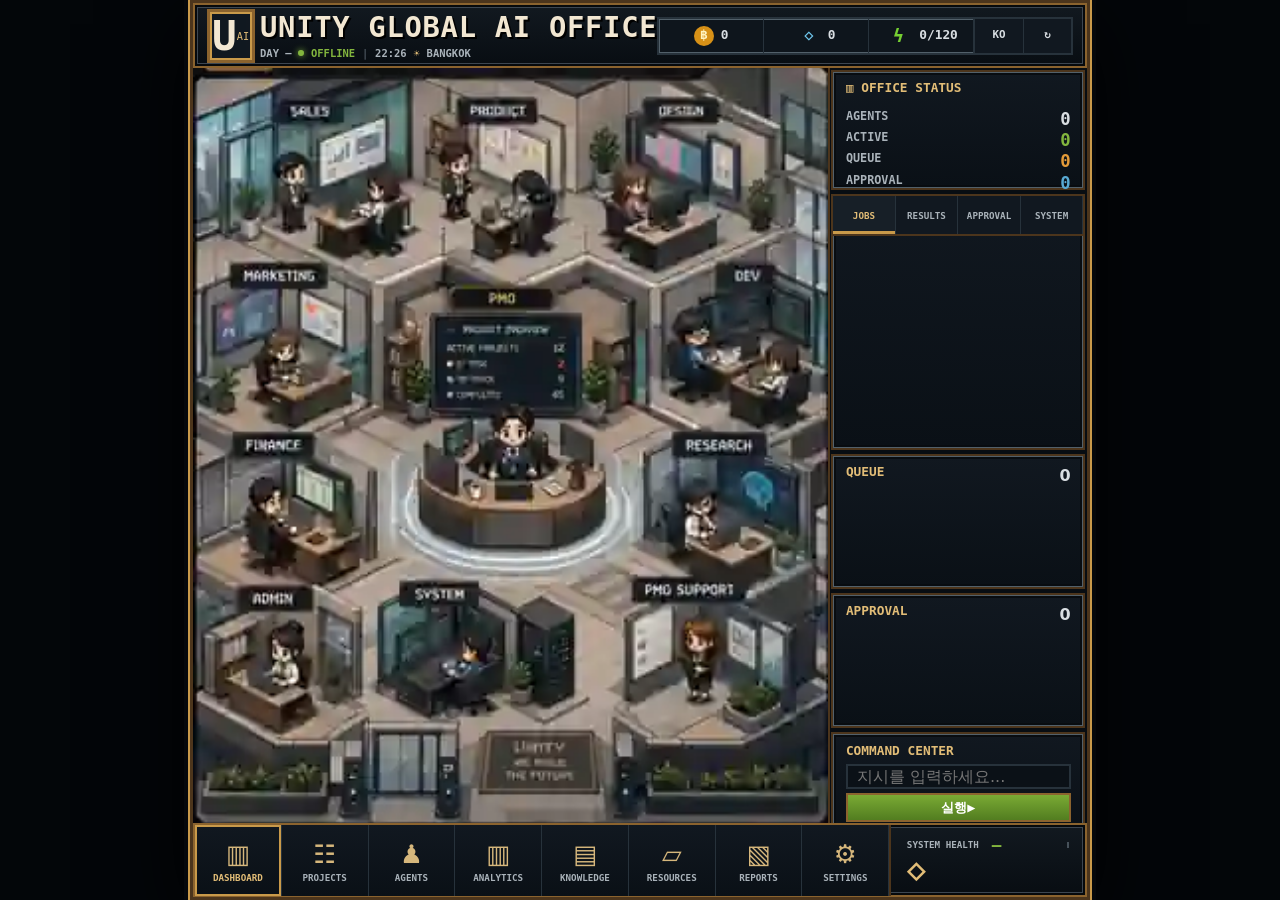
<file: unity-ai-office-v2/index.html>
<!doctype html>
<html lang="ko">
<head>
  <meta charset="utf-8">
  <meta name="viewport" content="width=device-width,initial-scale=1,viewport-fit=cover">
  <title>Unity Global AI Office</title>
  <meta name="description" content="Unity Global AI Office operations dashboard">
  <link rel="stylesheet" href="./styles.css">
</head>
<body>
  <main id="appShell" class="app-shell" aria-label="Unity Global AI Office">
    <header class="top-header frame-panel">
      <div class="brand-block">
        <div class="brand-emblem" aria-hidden="true"><span>U</span><small>AI</small></div>
        <div class="brand-copy">
          <h1>UNITY GLOBAL AI OFFICE</h1>
          <div class="runtime-line">
            <span id="dayCount">DAY —</span><span class="online-dot"></span><strong id="onlineText">ONLINE</strong><span class="separator">|</span><span id="clockText">--:--</span><span class="location-icon">☀</span><span>BANGKOK</span>
          </div>
        </div>
      </div>
      <div class="resource-bar" aria-label="운영 상태 요약">
        <div class="resource-item" title="오늘 예상 AI 비용"><span class="resource-icon coin">฿</span><strong id="costValue">0</strong></div>
        <div class="resource-item" title="승인 대기"><span class="resource-icon diamond">◇</span><strong id="approvalResource">0</strong></div>
        <div class="resource-item" title="스케줄러 상태"><span class="resource-icon energy">ϟ</span><strong id="energyValue">0/120</strong></div>
        <button id="languageButton" class="icon-button" type="button" aria-label="언어 전환">KO</button><button id="refreshButton" class="icon-button" type="button" aria-label="새로고침">↻</button>
      </div>
    </header>
    <section class="main-grid">
      <section class="office-map-panel" aria-label="AI Office map"><img class="office-map-image" src="" alt="Unity Global modern isometric AI office"><div id="departmentLayer" class="department-layer"></div><div id="officeToast" class="office-toast" hidden></div></section>
      <aside class="right-rail">
        <section class="office-status frame-panel-inner"><h2><span aria-hidden="true">▥</span> <span data-i18n="status.title">OFFICE STATUS</span></h2><dl><div><dt data-i18n="status.agents">AGENTS</dt><dd id="agentsCount">0</dd></div><div><dt data-i18n="status.active">ACTIVE</dt><dd id="activeCount" class="value-active">0</dd></div><div><dt data-i18n="status.queue">QUEUE</dt><dd id="queueCount" class="value-queue">0</dd></div><div><dt data-i18n="status.approval">APPROVAL</dt><dd id="approvalCount" class="value-approval">0</dd></div></dl></section>
        <section class="work-panel frame-panel-inner"><nav class="work-tabs" aria-label="업무 패널"><button class="work-tab active" data-tab="jobs" data-i18n="tabs.jobs">JOBS</button><button class="work-tab" data-tab="results" data-i18n="tabs.results">RESULTS</button><button class="work-tab" data-tab="approval" data-i18n="tabs.approval">APPROVAL</button><button class="work-tab" data-tab="system" data-i18n="tabs.system">SYSTEM</button></nav><div id="tabContent" class="tab-content"></div></section>
        <section class="list-panel queue-panel frame-panel-inner"><header><h3 data-i18n="queue.title">QUEUE</h3><strong id="queueTotal">0</strong></header><div id="queueList" class="compact-list"></div></section>
        <section class="list-panel approval-panel frame-panel-inner"><header><h3 data-i18n="approval.title">APPROVAL</h3><strong id="approvalTotal">0</strong></header><div id="approvalList" class="compact-list"></div></section>
        <section class="command-center frame-panel-inner"><h3 data-i18n="command.title">COMMAND CENTER</h3><form id="commandForm"><input id="commandInput" autocomplete="off" data-i18n-placeholder="command.placeholder" placeholder="지시를 입력하세요..."><button id="executeButton" type="submit"><span data-i18n="command.execute">실행</span><b>▶</b></button></form><p id="commandFeedback" aria-live="polite"></p></section>
      </aside>
    </section>
    <footer class="bottom-bar frame-panel"><nav class="bottom-nav" aria-label="주요 메뉴"><button class="nav-item active" data-view="dashboard"><span>▥</span><b data-i18n="nav.dashboard">DASHBOARD</b></button><button class="nav-item" data-view="projects"><span>☷</span><b data-i18n="nav.projects">PROJECTS</b></button><button class="nav-item" data-view="agents"><span>♟</span><b data-i18n="nav.agents">AGENTS</b></button><button class="nav-item" data-view="analytics"><span>▥</span><b data-i18n="nav.analytics">ANALYTICS</b></button><button class="nav-item" data-view="knowledge"><span>▤</span><b data-i18n="nav.knowledge">KNOWLEDGE</b></button><button class="nav-item" data-view="resources"><span>▱</span><b data-i18n="nav.resources">RESOURCES</b></button><button class="nav-item" data-view="reports"><span>▧</span><b data-i18n="nav.reports">REPORTS</b></button><button class="nav-item" data-view="settings"><span>⚙</span><b data-i18n="nav.settings">SETTINGS</b></button></nav><div class="health-box"><div><span data-i18n="health.title">SYSTEM HEALTH</span><strong id="healthScore">—</strong></div><div class="health-track"><i id="healthBar"></i></div><span class="health-shield">◇</span></div></footer>
  </main>
  <dialog id="sectionDialog" class="section-dialog"><form method="dialog" class="dialog-card frame-panel"><button class="dialog-close" value="cancel" aria-label="닫기">×</button><h2 id="dialogTitle"></h2><div id="dialogContent" class="dialog-content"></div></form></dialog>
  <script src="./map-v7-01.js"></script><script src="./map-v7-02.js"></script><script src="./map-v7-03.js"></script><script src="./map-v7-04.js"></script><script src="./crop-init.js"></script><script src="./app-a.js"></script><script src="./app-b.js"></script><script src="./app-c.js"></script>
</body>
</html>
</file>
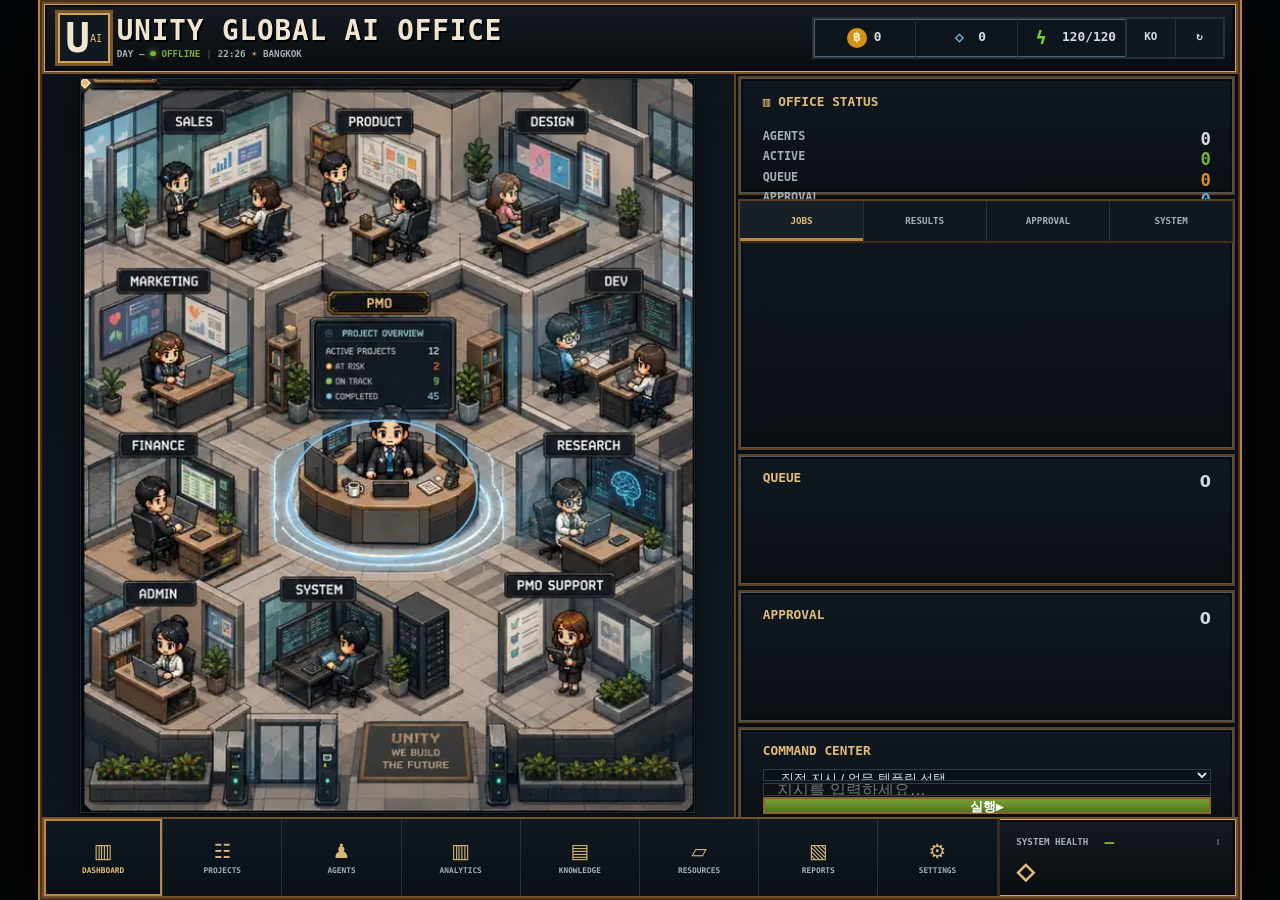
<file: unity-ai-office-v3/index.html>
<!doctype html>
<html lang="ko">
<head>
  <meta charset="utf-8">
  <meta name="viewport" content="width=device-width,initial-scale=1,viewport-fit=cover">
  <title>Unity Global AI Office</title>
  <meta name="description" content="Unity Global AI Office desktop operations dashboard">
  <link rel="stylesheet" href="../unity-ai-office-v2/styles.css">
  <link rel="stylesheet" href="./v3-overrides.css">
</head>
<body>
  <main id="appShell" class="app-shell" aria-label="Unity Global AI Office">
    <header class="top-header frame-panel">
      <div class="brand-block">
        <div class="brand-emblem" aria-hidden="true"><span>U</span><small>AI</small></div>
        <div class="brand-copy">
          <h1>UNITY GLOBAL AI OFFICE</h1>
          <div class="runtime-line">
            <span id="dayCount">DAY —</span><span class="online-dot"></span><strong id="onlineText">ONLINE</strong><span class="separator">|</span><span id="clockText">--:--</span><span class="location-icon">☀</span><span>BANGKOK</span>
          </div>
        </div>
      </div>
      <div class="resource-bar" aria-label="운영 상태 요약">
        <div class="resource-item"><span class="resource-icon coin">฿</span><strong id="costValue">0</strong></div>
        <div class="resource-item"><span class="resource-icon diamond">◇</span><strong id="approvalResource">0</strong></div>
        <div class="resource-item"><span class="resource-icon energy">ϟ</span><strong id="energyValue">120/120</strong></div>
        <button id="languageButton" class="icon-button" type="button" aria-label="언어 전환">KO</button>
        <button id="refreshButton" class="icon-button" type="button" aria-label="새로고침">↻</button>
      </div>
    </header>

    <section class="main-grid">
      <section class="office-map-panel" aria-label="AI Office game map">
        <div id="mapStage" class="map-stage">
          <img class="office-map-image" src="" alt="Unity Global modern isometric AI office">
          <div class="ambient-light light-a"></div><div class="ambient-light light-b"></div><div class="ambient-light light-c"></div>
          <div class="pmo-pulse pulse-one"></div><div class="pmo-pulse pulse-two"></div>
          <div class="data-courier" aria-hidden="true"><i></i></div>
          <div id="departmentLayer" class="department-layer"></div>
          <div class="scan-sweep" aria-hidden="true"></div>
          <div id="officeToast" class="office-toast" hidden></div>
        </div>
      </section>

      <aside class="right-rail">
        <section class="office-status frame-panel-inner">
          <h2><span aria-hidden="true">▥</span> <span data-i18n="status.title">OFFICE STATUS</span></h2>
          <dl><div><dt data-i18n="status.agents">AGENTS</dt><dd id="agentsCount">0</dd></div><div><dt data-i18n="status.active">ACTIVE</dt><dd id="activeCount" class="value-active">0</dd></div><div><dt data-i18n="status.queue">QUEUE</dt><dd id="queueCount" class="value-queue">0</dd></div><div><dt data-i18n="status.approval">APPROVAL</dt><dd id="approvalCount" class="value-approval">0</dd></div></dl>
        </section>
        <section class="work-panel frame-panel-inner">
          <nav class="work-tabs"><button class="work-tab active" data-tab="jobs" data-i18n="tabs.jobs">JOBS</button><button class="work-tab" data-tab="results" data-i18n="tabs.results">RESULTS</button><button class="work-tab" data-tab="approval" data-i18n="tabs.approval">APPROVAL</button><button class="work-tab" data-tab="system" data-i18n="tabs.system">SYSTEM</button></nav>
          <div id="tabContent" class="tab-content"></div>
        </section>
        <section class="list-panel queue-panel frame-panel-inner"><header><h3 data-i18n="queue.title">QUEUE</h3><strong id="queueTotal">0</strong></header><div id="queueList" class="compact-list"></div></section>
        <section class="list-panel approval-panel frame-panel-inner"><header><h3 data-i18n="approval.title">APPROVAL</h3><strong id="approvalTotal">0</strong></header><div id="approvalList" class="compact-list"></div></section>
        <section class="command-center frame-panel-inner"><h3 data-i18n="command.title">COMMAND CENTER</h3><form id="commandForm"><select id="templateSelect" aria-label="Task template"><option value="">직접 지시 / 업무 템플릿 선택</option></select><input id="commandInput" autocomplete="off" data-i18n-placeholder="command.placeholder" placeholder="지시를 입력하세요..."><button id="executeButton" type="submit"><span data-i18n="command.execute">실행</span><b>▶</b></button></form><p id="commandFeedback" aria-live="polite"></p></section>
      </aside>
    </section>

    <footer class="bottom-bar frame-panel">
      <nav class="bottom-nav"><button class="nav-item active" data-view="dashboard"><span>▥</span><b data-i18n="nav.dashboard">DASHBOARD</b></button><button class="nav-item" data-view="projects"><span>☷</span><b data-i18n="nav.projects">PROJECTS</b></button><button class="nav-item" data-view="agents"><span>♟</span><b data-i18n="nav.agents">AGENTS</b></button><button class="nav-item" data-view="analytics"><span>▥</span><b data-i18n="nav.analytics">ANALYTICS</b></button><button class="nav-item" data-view="knowledge"><span>▤</span><b data-i18n="nav.knowledge">KNOWLEDGE</b></button><button class="nav-item" data-view="resources"><span>▱</span><b data-i18n="nav.resources">RESOURCES</b></button><button class="nav-item" data-view="reports"><span>▧</span><b data-i18n="nav.reports">REPORTS</b></button><button class="nav-item" data-view="settings"><span>⚙</span><b data-i18n="nav.settings">SETTINGS</b></button></nav>
      <div class="health-box"><div><span data-i18n="health.title">SYSTEM HEALTH</span><strong id="healthScore">—</strong></div><div class="health-track"><i id="healthBar"></i></div><span class="health-shield">◇</span></div>
    </footer>
  </main>

  <dialog id="sectionDialog" class="section-dialog"><form method="dialog" class="dialog-card frame-panel"><button class="dialog-close" value="cancel">×</button><h2 id="dialogTitle"></h2><div id="dialogContent" class="dialog-content"></div></form></dialog>
  <script src="./map-01.js"></script>
  <script src="./map-02.js"></script>
  <script src="./map-03.js"></script>
  <script src="./map-04.js"></script>
  <script src="./map-05.js"></script>
  <script src="./map-06.js"></script>
  <script src="./map-07.js"></script>
  <script src="./map-08.js"></script>
  <script src="./map-09.js"></script>
  <script src="./map-10.js"></script>
  <script>window.__UG_OFFICE_IMAGE=window.__UG_MAP||'';</script>
  <script src="../unity-ai-office-v2/app-a.js"></script>
  <script src="../unity-ai-office-v2/app-b.js"></script>
  <script src="../unity-ai-office-v2/app-c.js"></script>
</body>
</html>
</file>
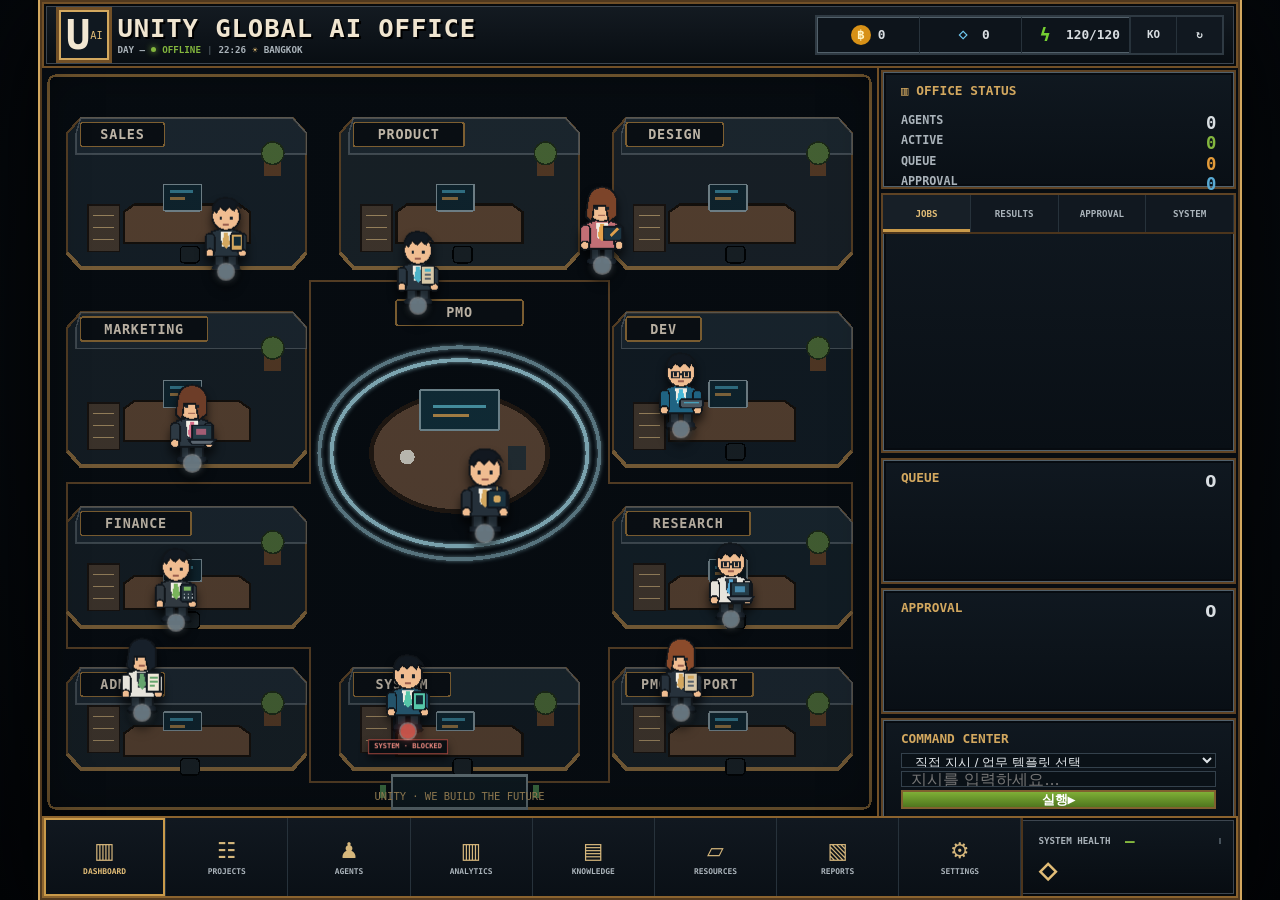
<file: unity-ai-office-v4/index.html>
<!doctype html>
<html lang="ko">
<head>
  <meta charset="utf-8">
  <meta name="viewport" content="width=device-width,initial-scale=1,viewport-fit=cover">
  <title>Unity Global AI Office V4</title>
  <meta name="description" content="Unity Global AI Office 4:3 game operations dashboard">
  <link rel="stylesheet" href="../unity-ai-office-v2/styles.css">
  <link rel="stylesheet" href="./layout.css">
  <link rel="stylesheet" href="./agents.css">
  <link rel="stylesheet" href="./movement.css">
</head>
<body>
  <main id="appShell" class="app-shell" aria-label="Unity Global AI Office">
    <header class="top-header frame-panel">
      <div class="brand-block">
        <div class="brand-emblem" aria-hidden="true"><span>U</span><small>AI</small></div>
        <div class="brand-copy"><h1>UNITY GLOBAL AI OFFICE</h1><div class="runtime-line"><span id="dayCount">DAY —</span><span class="online-dot"></span><strong id="onlineText">ONLINE</strong><span class="separator">|</span><span id="clockText">--:--</span><span class="location-icon">☀</span><span>BANGKOK</span></div></div>
      </div>
      <div class="resource-bar"><div class="resource-item"><span class="resource-icon coin">฿</span><strong id="costValue">0</strong></div><div class="resource-item"><span class="resource-icon diamond">◇</span><strong id="approvalResource">0</strong></div><div class="resource-item"><span class="resource-icon energy">ϟ</span><strong id="energyValue">120/120</strong></div><button id="languageButton" class="icon-button" type="button">KO</button><button id="refreshButton" class="icon-button" type="button">↻</button></div>
    </header>

    <section class="main-grid">
      <section class="office-map-panel" aria-label="AI Office game map">
        <div class="map-stage" id="mapStage">
          <img class="office-map-image" src="./office-scene.svg" alt="Unity Global modern isometric AI office">
          <div class="map-tone"></div>
          <div id="agentLayer" class="agent-layer" aria-label="Independent AI agent characters"></div>
          <div id="departmentLayer" class="department-layer"></div>
          <div id="officeToast" class="office-toast" hidden></div>
        </div>
      </section>

      <aside class="right-rail">
        <section class="office-status frame-panel-inner"><h2><span>▥</span> <span data-i18n="status.title">OFFICE STATUS</span></h2><dl><div><dt data-i18n="status.agents">AGENTS</dt><dd id="agentsCount">0</dd></div><div><dt data-i18n="status.active">ACTIVE</dt><dd id="activeCount" class="value-active">0</dd></div><div><dt data-i18n="status.queue">QUEUE</dt><dd id="queueCount" class="value-queue">0</dd></div><div><dt data-i18n="status.approval">APPROVAL</dt><dd id="approvalCount" class="value-approval">0</dd></div></dl></section>
        <section class="work-panel frame-panel-inner"><nav class="work-tabs"><button class="work-tab active" data-tab="jobs" data-i18n="tabs.jobs">JOBS</button><button class="work-tab" data-tab="results" data-i18n="tabs.results">RESULTS</button><button class="work-tab" data-tab="approval" data-i18n="tabs.approval">APPROVAL</button><button class="work-tab" data-tab="system" data-i18n="tabs.system">SYSTEM</button></nav><div id="tabContent" class="tab-content"></div></section>
        <section class="list-panel queue-panel frame-panel-inner"><header><h3 data-i18n="queue.title">QUEUE</h3><strong id="queueTotal">0</strong></header><div id="queueList" class="compact-list"></div></section>
        <section class="list-panel approval-panel frame-panel-inner"><header><h3 data-i18n="approval.title">APPROVAL</h3><strong id="approvalTotal">0</strong></header><div id="approvalList" class="compact-list"></div></section>
        <section class="command-center frame-panel-inner"><h3 data-i18n="command.title">COMMAND CENTER</h3><form id="commandForm"><select id="templateSelect" aria-label="Task template"><option value="">직접 지시 / 업무 템플릿 선택</option></select><input id="commandInput" autocomplete="off" data-i18n-placeholder="command.placeholder" placeholder="지시를 입력하세요..."><button id="executeButton" type="submit"><span data-i18n="command.execute">실행</span><b>▶</b></button></form><p id="commandFeedback" aria-live="polite"></p></section>
      </aside>
    </section>

    <footer class="bottom-bar frame-panel"><nav class="bottom-nav"><button class="nav-item active" data-view="dashboard"><span>▥</span><b data-i18n="nav.dashboard">DASHBOARD</b></button><button class="nav-item" data-view="projects"><span>☷</span><b data-i18n="nav.projects">PROJECTS</b></button><button class="nav-item" data-view="agents"><span>♟</span><b data-i18n="nav.agents">AGENTS</b></button><button class="nav-item" data-view="analytics"><span>▥</span><b data-i18n="nav.analytics">ANALYTICS</b></button><button class="nav-item" data-view="knowledge"><span>▤</span><b data-i18n="nav.knowledge">KNOWLEDGE</b></button><button class="nav-item" data-view="resources"><span>▱</span><b data-i18n="nav.resources">RESOURCES</b></button><button class="nav-item" data-view="reports"><span>▧</span><b data-i18n="nav.reports">REPORTS</b></button><button class="nav-item" data-view="settings"><span>⚙</span><b data-i18n="nav.settings">SETTINGS</b></button></nav><div class="health-box"><div><span data-i18n="health.title">SYSTEM HEALTH</span><strong id="healthScore">—</strong></div><div class="health-track"><i id="healthBar"></i></div><span class="health-shield">◇</span></div></footer>
  </main>

  <dialog id="sectionDialog" class="section-dialog"><form method="dialog" class="dialog-card frame-panel"><button class="dialog-close" value="cancel">×</button><h2 id="dialogTitle"></h2><div id="dialogContent" class="dialog-content"></div></form></dialog>

  <script src="../unity-ai-office-v2/app-a.js"></script><script>document.querySelector('.office-map-image').src='./office-scene.svg';</script><script src="../unity-ai-office-v2/app-b.js"></script><script src="../unity-ai-office-v2/app-c.js"></script>
  <script src="./agent-engine.js"></script><script src="./agent-runtime-map.js"></script><script src="./movement.js"></script>
</body>
</html>
</file>
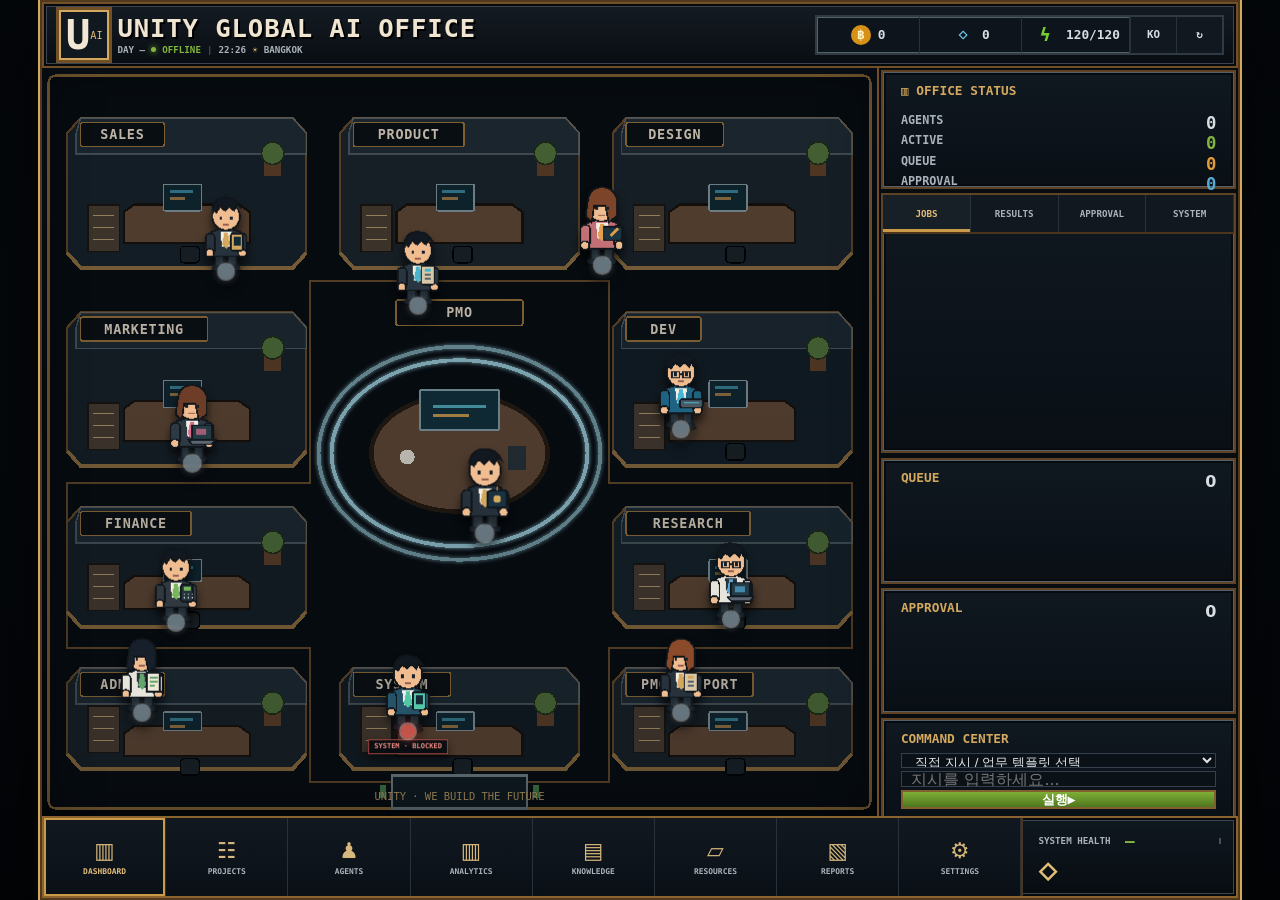
<file: unity-ai-office/index.html>
<!doctype html><html lang="ko"><head><meta charset="utf-8"><meta name="viewport" content="width=device-width,initial-scale=1"><title>Unity Global AI Office</title><meta http-equiv="refresh" content="0;url=../unity-ai-office-v4/index.html"><script>location.replace('../unity-ai-office-v4/index.html'+location.search+location.hash)</script></head><body style="background:#080c11;color:#f0e5d0;font-family:system-ui;padding:24px">Unity Global AI Office V4 독립 캐릭터 빌드로 이동 중입니다.</body></html>
</file>
<file: unity-ai-office-v2/styles.css>
:root{--ug-bg-950:#070b10;--ug-bg-900:#0c1218;--ug-surface-850:#111820;--ug-surface-800:#17212b;--ug-surface-700:#202c37;--ug-line-dark:#27323b;--ug-line-mid:#52606a;--ug-gold-500:#c99a4a;--ug-gold-400:#e2bd77;--ug-bronze-600:#8b632e;--ug-bronze-800:#4c351c;--ug-active:#83b63e;--ug-queue:#e49b39;--ug-approval:#58a9d3;--ug-danger:#d65b50;--ug-complete:#49b8a8;--ug-info:#5c8fc7;--ug-text-100:#f2e7d2;--ug-text-200:#d9dee2;--ug-text-400:#aab3ba;--ug-text-600:#747f88;--ug-font-display:"Silkscreen","Pixelify Sans",ui-monospace,monospace;--ug-font-body-ko:"Noto Sans KR","Pretendard",system-ui,sans-serif;--ug-font-body-th:"Noto Sans Thai",Tahoma,system-ui,sans-serif;--ug-font-mono:"Roboto Mono",ui-monospace,monospace}*{box-sizing:border-box}html,body{margin:0;width:100%;height:100%;background:#030609;color:var(--ug-text-200);overflow:hidden}body{display:grid;place-items:center;font-family:var(--ug-font-body-ko)}button,input{font:inherit}button{cursor:pointer}.app-shell{width:min(100vw,100vh);height:min(100vw,100vh);aspect-ratio:1/1;display:grid;grid-template-rows:7.3% 84.4% 8.3%;background:var(--ug-bg-950);border:3px solid var(--ug-bronze-800);box-shadow:0 0 0 2px var(--ug-gold-500),0 0 0 6px #05080b,0 24px 80px #000;overflow:hidden}.frame-panel{background:linear-gradient(180deg,#121920,#080d12);border:2px solid var(--ug-bronze-600);box-shadow:inset 0 0 0 2px #06090c,inset 0 0 0 3px #3d4650}.frame-panel-inner{background:linear-gradient(180deg,var(--ug-surface-850),#0a1016);border:2px solid var(--ug-bronze-800);box-shadow:inset 0 0 0 1px var(--ug-line-mid),inset 0 0 0 3px #080c10}.top-header{display:flex;align-items:center;justify-content:space-between;padding:0 1.3%;min-width:0}.brand-block{display:flex;align-items:center;gap:1.2%;min-width:0}.brand-emblem{width:clamp(44px,5.5vw,78px);aspect-ratio:1;border:3px solid var(--ug-bronze-600);box-shadow:inset 0 0 0 2px var(--ug-gold-500),inset 0 0 0 6px #111820;display:flex;align-items:center;justify-content:center;color:var(--ug-text-100);font-family:var(--ug-font-display);background:#101820}.brand-emblem span{font-size:clamp(22px,3.2vw,50px);font-weight:900}.brand-emblem small{font-size:clamp(6px,.8vw,12px);color:var(--ug-gold-400)}.brand-copy h1{margin:0;color:var(--ug-text-100);font:800 clamp(16px,2.25vw,38px)/1 var(--ug-font-display);letter-spacing:.025em;white-space:nowrap;text-shadow:2px 2px #000}.runtime-line{display:flex;align-items:center;gap:.65em;margin-top:.55em;color:var(--ug-text-400);font:700 clamp(7px,.82vw,13px)/1 var(--ug-font-display);white-space:nowrap}.runtime-line strong{color:var(--ug-active)}.online-dot{width:.55em;height:.55em;background:var(--ug-active);border-radius:50%;box-shadow:0 0 6px var(--ug-active)}.separator{color:#4b555e}.location-icon{color:var(--ug-gold-400)}.resource-bar{display:flex;align-items:center;height:62%;border:2px solid var(--ug-line-dark);box-shadow:inset 0 0 0 1px var(--ug-line-mid);background:#0e151c}.resource-item{height:100%;min-width:clamp(70px,8.2vw,128px);display:flex;align-items:center;justify-content:center;gap:.55em;padding:0 .7em;border-right:1px solid var(--ug-line-dark);font:800 clamp(8px,1vw,16px)/1 var(--ug-font-mono)}.resource-icon{width:1.55em;height:1.55em;display:grid;place-items:center;border-radius:50%;font-weight:900}.coin{background:#d79117;color:#fff4c2}.diamond{color:#70c9f0;font-size:1.2em}.energy{color:#75cf32;font-size:1.4em}.icon-button{height:100%;min-width:clamp(36px,3.8vw,58px);border:0;border-left:1px solid var(--ug-line-dark);background:#111820;color:var(--ug-text-200);font:800 clamp(7px,.85vw,13px)/1 var(--ug-font-display)}.main-grid{display:grid;grid-template-columns:71.2% 28.8%;min-height:0}.office-map-panel{position:relative;overflow:hidden;background:#0b1116;border-right:2px solid var(--ug-bronze-800)}.office-map-image{width:100%;height:100%;object-fit:cover;display:block}.department-layer{position:absolute;inset:0}.department-hotspot{position:absolute;transform:translate(-50%,-50%);width:7.4%;aspect-ratio:1;border:0;background:transparent;border-radius:50%}.department-hotspot:after{content:"";position:absolute;right:8%;bottom:8%;width:12%;min-width:7px;aspect-ratio:1;border-radius:50%;background:var(--status-color,var(--ug-active));opacity:0;box-shadow:0 0 0 1px rgba(255,255,255,.55),0 0 7px var(--status-color,var(--ug-active))}.department-hotspot:hover:after,.department-hotspot.active:after{opacity:.9}.department-hotspot.queued{--status-color:var(--ug-queue)}.department-hotspot.waiting_approval{--status-color:var(--ug-approval)}.department-hotspot.blocked{--status-color:var(--ug-danger)}.office-toast{position:absolute;left:50%;bottom:2%;transform:translateX(-50%);padding:.65em 1.2em;border:2px solid var(--ug-bronze-600);background:#101820;color:var(--ug-text-100);font:800 clamp(8px,.9vw,14px)/1 var(--ug-font-display)}.right-rail{display:grid;grid-template-rows:16% 34% 18% 18% 14%;gap:.55%;padding:.65%;background:#080d12;min-height:0}.office-status{padding:4% 5%}.office-status h2,.list-panel h3,.command-center h3{margin:0;color:var(--ug-gold-400);font:800 clamp(8px,1vw,16px)/1 var(--ug-font-display)}.office-status dl{margin:7% 0 0;display:grid;gap:6%}.office-status dl div{display:flex;justify-content:space-between}.office-status dt{font:700 clamp(7px,.92vw,14px)/1 var(--ug-font-display);color:var(--ug-text-400)}.office-status dd{margin:0;font:800 clamp(10px,1.35vw,21px)/1 var(--ug-font-mono)}.value-active{color:var(--ug-active)!important}.value-queue{color:var(--ug-queue)!important}.value-approval{color:var(--ug-approval)!important}.work-panel{display:flex;flex-direction:column;min-height:0}.work-tabs{height:16%;display:grid;grid-template-columns:repeat(4,1fr);border-bottom:2px solid var(--ug-bronze-800)}.work-tab{border:0;border-right:1px solid var(--ug-line-dark);background:#111820;color:var(--ug-text-400);font:700 clamp(6px,.72vw,11px)/1 var(--ug-font-display)}.work-tab.active{color:var(--ug-gold-400);background:#171f27;box-shadow:inset 0 -3px var(--ug-gold-500)}.tab-content{flex:1;min-height:0;overflow:auto;padding:5%}.job-detail{height:100%;display:flex;flex-direction:column;gap:3%}.job-header{display:flex;justify-content:space-between;gap:4%}.job-header h3{margin:0;color:var(--ug-text-100);font:700 clamp(10px,1.25vw,20px)/1.25 var(--ug-font-body-ko)}.status-badge{padding:.35em .6em;border:1px solid currentColor;font:800 clamp(6px,.68vw,11px)/1 var(--ug-font-display)}.status-badge.active,.status-badge.working{color:var(--ug-active)}.status-badge.queued{color:var(--ug-queue)}.status-badge.waiting_approval{color:var(--ug-approval)}.status-badge.blocked,.status-badge.failed{color:var(--ug-danger)}.job-grid{display:grid;grid-template-columns:auto 1fr;gap:.32em .8em;font-size:clamp(8px,.82vw,13px)}.job-grid dt{color:var(--ug-text-400)}.job-grid dd{margin:0}.job-description{margin:0;font-size:clamp(8px,.82vw,13px);line-height:1.45;color:var(--ug-text-400);display:-webkit-box;-webkit-line-clamp:3;-webkit-box-orient:vertical;overflow:hidden}.progress-row{margin-top:auto}.progress-label{display:flex;justify-content:space-between;color:var(--ug-text-400);font-size:clamp(7px,.72vw,11px)}.progress-track{height:clamp(5px,.55vw,9px);margin-top:2%;background:#222d34;border:1px solid #44505a}.progress-track i{display:block;height:100%;background:var(--ug-active)}.empty-state{height:100%;display:grid;place-items:center;color:var(--ug-text-600)}.list-panel{padding:4% 5%;min-height:0}.list-panel header{display:flex;justify-content:space-between}.compact-list{margin-top:4%;display:grid;gap:3%;overflow:hidden}.compact-row{display:grid;grid-template-columns:auto 1fr;gap:.7em;width:100%;border:0;background:transparent;padding:1.5% 0;color:var(--ug-text-400);font-size:clamp(7px,.76vw,12px);text-align:left;white-space:nowrap}.compact-row span{overflow:hidden;text-overflow:ellipsis}.command-center{padding:4% 5%;min-height:0}.command-center form{height:72%;display:grid;grid-template-rows:42% 50%;gap:8%;margin-top:3%}.command-center input{width:100%;border:2px solid var(--ug-line-dark);background:#0b1117;color:var(--ug-text-200);padding:0 4%}.command-center button{border:2px solid var(--ug-bronze-600);background:linear-gradient(#7aaa34,#527d20);color:#fff;font:800 clamp(9px,1.05vw,17px)/1 var(--ug-font-display)}.bottom-bar{display:grid;grid-template-columns:78% 22%}.bottom-nav{display:grid;grid-template-columns:repeat(8,1fr)}.nav-item{border:0;border-right:1px solid var(--ug-line-dark);background:linear-gradient(#111820,#0a1016);color:var(--ug-text-400);display:flex;flex-direction:column;align-items:center;justify-content:center;gap:6%}.nav-item span{color:#d6b77c;font-size:clamp(14px,2vw,30px)}.nav-item b{font:700 clamp(6px,.72vw,11px)/1 var(--ug-font-display)}.nav-item.active{color:var(--ug-gold-400);box-shadow:inset 0 0 0 2px var(--ug-gold-500)}.health-box{display:grid;grid-template-columns:1fr auto;grid-template-rows:1fr auto;align-items:center;padding:6% 8%;border-left:2px solid var(--ug-bronze-800)}.health-box>div:first-child{display:flex;gap:8%;align-items:center}.health-box span{font:700 clamp(6px,.72vw,11px)/1 var(--ug-font-display);color:var(--ug-text-400)}.health-box strong{color:var(--ug-active);font:800 clamp(10px,1.25vw,20px)/1 var(--ug-font-mono)}.health-track{height:6px;background:#253039;border:1px solid #46515a}.health-track i{display:block;height:100%;background:var(--ug-active)}.health-shield{font-size:clamp(18px,2.5vw,38px)!important;color:var(--ug-gold-400)!important}.section-dialog{width:min(72vw,900px);max-height:76vh;border:0;background:transparent}.section-dialog::backdrop{background:rgba(0,0,0,.72)}.dialog-card{position:relative;margin:0;padding:28px;max-height:76vh;overflow:auto;color:var(--ug-text-200)}.dialog-card h2{margin:0 40px 22px 0;color:var(--ug-gold-400);font-family:var(--ug-font-display)}.dialog-close{position:absolute;right:14px;top:14px;width:32px;height:32px;border:1px solid var(--ug-line-mid);background:#111820;color:var(--ug-text-200)}.dialog-grid{display:grid;grid-template-columns:repeat(3,1fr);gap:12px}.dialog-stat,.dialog-row{padding:14px;border:1px solid var(--ug-line-dark);background:#0c1319}.dialog-stat span,.dialog-row small{display:block;color:var(--ug-text-600);font-size:11px}.dialog-stat strong{display:block;margin-top:7px;color:var(--ug-gold-400);font:800 22px/1 var(--ug-font-mono)}.dialog-list{display:grid;gap:8px}.dialog-row strong{display:block;margin-bottom:5px}.job-actions{display:flex;gap:8px;justify-content:flex-end;margin-top:8px;flex-wrap:wrap}.action-button{border:1px solid var(--ug-line-mid);background:#151e27;color:var(--ug-text-200);padding:7px 10px;font:800 clamp(6px,.7vw,11px)/1 var(--ug-font-display)}.action-button.approve{border-color:var(--ug-active);color:var(--ug-active)}.action-button.reject{border-color:var(--ug-danger);color:var(--ug-danger)}.action-button.retry{border-color:var(--ug-queue);color:var(--ug-queue)}.dialog-job{width:100%;text-align:left;color:var(--ug-text-200)}.toast-show{animation:toast 3s both}@keyframes toast{0%,100%{opacity:0;transform:translate(-50%,8px)}10%,85%{opacity:1;transform:translate(-50%,0)}}@media(max-aspect-ratio:1/1){.app-shell{width:100vw;height:100vw}}@media(min-aspect-ratio:1/1){.app-shell{width:100vh;height:100vh}}@media(max-width:760px){html,body{overflow:auto}.app-shell{width:100%;height:auto;min-height:100vh;aspect-ratio:auto;grid-template-rows:auto auto 74px}.top-header{min-height:74px}.resource-item:nth-child(-n+2){display:none}.main-grid{grid-template-columns:1fr}.office-map-panel{aspect-ratio:1086/1298}.right-rail{min-height:900px;grid-template-rows:160px 320px 150px 150px 120px}.bottom-bar{position:sticky;bottom:0;grid-template-columns:1fr}.health-box{display:none}.nav-item b{font-size:7px}.section-dialog{width:94vw}}
</file>
<file: unity-ai-office-v3/v3-overrides.css>
:root{
 --ug-bg-950:#080c11;--ug-bg-900:#0d1319;--ug-surface-850:#111820;--ug-surface-800:#172029;
 --ug-line-dark:#26313a;--ug-line-mid:#56616a;--ug-gold-500:#ba8742;--ug-gold-400:#e1bc78;
 --ug-bronze-600:#79552d;--ug-bronze-800:#3d2a18;--ug-active:#78ae3e;--ug-queue:#d68b31;
 --ug-approval:#62a9d0;--ug-danger:#c85d53;--ug-complete:#4da99c;--ug-text-100:#f0e5d0;
 --ug-text-200:#d7dce0;--ug-text-400:#a6afb6;--ug-text-600:#727d85;
 --cream:#f0e5d0;--gold:#ba8742;--gold-bright:#e1bc78;--gold-dark:#5f4125;
 --green:#78ae3e;--orange:#d68b31;--blue:#62a9d0;--red:#c85d53;--teal:#4da99c;
 --body-ko:"Noto Sans KR","Pretendard",system-ui,sans-serif;--body-th:"Noto Sans Thai",Tahoma,system-ui,sans-serif;
 --mono:"Roboto Mono",ui-monospace,monospace;
}
html,body{background:#030608;overflow:hidden}
body{display:grid;place-items:center}
.app-shell{
 width:min(100vw,calc(100vh * 4 / 3));height:min(100vh,calc(100vw * 3 / 4));aspect-ratio:4/3;
 grid-template-rows:8% 83% 9%;border:2px solid #4a311c;box-shadow:0 0 0 2px #b68440,0 0 0 6px #030608,0 24px 80px #000;
 background:#080c11;
}
.frame-panel{background:linear-gradient(180deg,#151b21,#090d11);border-color:#73502d;box-shadow:inset 0 0 0 1px #d0a45e,inset 0 0 0 3px #080b0e}
.frame-panel-inner{background:linear-gradient(180deg,#111820,#0a0f14);border-color:#5d4024;box-shadow:inset 0 0 0 1px #4f5b64,inset 0 0 0 3px #080b0e}
.top-header{padding:0 .9%;gap:1%;min-height:0}.brand-block{height:100%;gap:.9%}.brand-emblem{height:82%;width:auto;min-width:58px;border-color:#79552d;box-shadow:inset 0 0 0 2px #d0a45e,inset 0 0 0 6px #111820}.brand-copy h1{font-size:clamp(18px,2.15vw,34px);letter-spacing:.035em}.runtime-line{font-size:clamp(8px,.72vw,12px);margin-top:.45em}.resource-bar{height:62%}.resource-item{min-width:clamp(76px,8vw,128px)}
.main-grid{grid-template-columns:58% 42%;min-height:0;background:#080d12}
.office-map-panel{position:relative;display:grid;place-items:center;overflow:hidden;background:linear-gradient(135deg,#0b1116,#111a21);border-right:2px solid #5f4125}
.office-map-panel:before{content:"";position:absolute;inset:0;background:linear-gradient(90deg,rgba(255,255,255,.025) 1px,transparent 1px),linear-gradient(rgba(255,255,255,.018) 1px,transparent 1px);background-size:26px 26px;opacity:.28}
.map-stage{position:relative;height:98.8%;aspect-ratio:1086/1298;max-width:98.5%;overflow:hidden;border:1px solid #202b33;box-shadow:0 0 0 1px #05080a,0 12px 28px rgba(0,0,0,.45);background:#111820}
.office-map-image{width:100%;height:100%;display:block;object-fit:cover;image-rendering:auto;animation:mapBreath 9s ease-in-out infinite}
.department-layer{position:absolute;inset:0;z-index:6}.department-hotspot{width:9%;z-index:7}.department-hotspot:before{content:"";position:absolute;inset:25%;border:1px solid transparent;border-radius:50%;transition:.2s}.department-hotspot:after{right:10%;bottom:9%;width:11%;opacity:.42;animation:statusBlink 2.4s ease-in-out infinite}
.department-hotspot:hover:before{inset:8%;border-color:#e1bc78;box-shadow:0 0 18px rgba(226,184,108,.65)}.department-hotspot.active:before{inset:3%;border-color:var(--status-color,var(--green));box-shadow:0 0 18px var(--status-color,var(--green));animation:agentPulse 1.65s ease-out infinite}.department-hotspot.active{animation:agentBob 2.2s ease-in-out infinite}
.ambient-light{position:absolute;z-index:3;pointer-events:none;border-radius:5px;background:rgba(82,190,232,.14);filter:blur(2px);mix-blend-mode:screen;animation:screenFlicker 3.8s steps(2,end) infinite}.light-a{left:67%;top:11%;width:17%;height:6%}.light-b{left:68%;top:32%;width:18%;height:8%;animation-delay:.8s}.light-c{left:69%;top:56%;width:17%;height:7%;animation-delay:1.55s}
.pmo-pulse{position:absolute;z-index:4;left:49.3%;top:56.1%;width:31%;aspect-ratio:1.35;border:2px solid rgba(137,211,255,.5);border-radius:50%;transform:translate(-50%,-50%);box-shadow:0 0 18px rgba(93,194,255,.28);animation:pmoPulse 3s ease-out infinite}.pulse-two{animation-delay:1.5s}
.data-courier{position:absolute;z-index:7;inset:0;pointer-events:none}.data-courier i{position:absolute;width:8px;height:8px;background:#e1bc78;border:1px solid #fff5cf;transform:rotate(45deg);box-shadow:0 0 10px #e1bc78;animation:courierRoute 14s linear infinite}
.scan-sweep{position:absolute;z-index:5;inset:-20% 0 auto;height:18%;background:linear-gradient(180deg,transparent,rgba(116,208,255,.08),transparent);transform:skewY(-8deg);animation:scanSweep 12s linear infinite;pointer-events:none}.office-toast{z-index:9;bottom:2.3%;background:rgba(10,16,22,.94);border-color:#ba8742}
.right-rail{grid-template-rows:16% 34% 18% 18% 14%;gap:.55%;padding:.55%;min-height:0}.office-status{padding:3.5% 4.5%}.office-status dl{margin-top:5%;gap:4.5%}.work-tabs{height:17%}.tab-content{padding:4.2%}.list-panel{padding:3.4% 4.5%}.command-center{padding:3.2% 4.5%}.command-center form{height:66%;grid-template-rows:27% 28% 37%;gap:4%;margin-top:2.5%}.command-center select,.command-center input{width:100%;min-width:0;border:1px solid #2f3b45;background:#0b1117;color:#d7dce0;padding:0 3%}.command-center button{border-color:#8b632e;background:linear-gradient(#789f32,#527521)}#commandFeedback{font-size:clamp(7px,.63vw,10px);margin:.35em 0 0;white-space:nowrap;overflow:hidden;text-overflow:ellipsis}
.bottom-bar{grid-template-columns:80% 20%}.bottom-nav{grid-template-columns:repeat(8,1fr)}.nav-item span{font-size:clamp(15px,1.55vw,26px)}.nav-item b{font-size:clamp(6px,.61vw,10px)}.health-box{padding:4% 7%}
@keyframes mapBreath{0%,100%{transform:scale(1)}50%{transform:scale(1.003)}}@keyframes statusBlink{0%,100%{opacity:.35}50%{opacity:1}}@keyframes agentPulse{0%{opacity:.9;transform:scale(.55)}100%{opacity:0;transform:scale(1.4)}}@keyframes agentBob{0%,100%{transform:translate(-50%,-50%)}50%{transform:translate(-50%,calc(-50% - 2px))}}@keyframes screenFlicker{0%,100%{opacity:.16}45%{opacity:.28}48%{opacity:.12}52%{opacity:.31}}@keyframes pmoPulse{0%{opacity:.72;transform:translate(-50%,-50%) scale(.72)}100%{opacity:0;transform:translate(-50%,-50%) scale(1.2)}}@keyframes courierRoute{0%{left:48%;top:55%}12%{left:18%;top:15%}24%{left:42%;top:15%}36%{left:72%;top:15%}48%{left:80%;top:36%}60%{left:76%;top:62%}72%{left:72%;top:82%}84%{left:40%;top:82%}94%{left:15%;top:62%}100%{left:48%;top:55%}}@keyframes scanSweep{0%{top:-22%}100%{top:112%}}
@media(prefers-reduced-motion:reduce){*,*:before,*:after{animation-duration:.001ms!important;animation-iteration-count:1!important}}@media(max-width:900px){html,body{overflow:auto}.app-shell{width:100%;height:auto;min-height:100vh;aspect-ratio:auto;grid-template-rows:auto auto 74px}.main-grid{grid-template-columns:1fr}.office-map-panel{height:85vh;min-height:680px}.map-stage{height:100%}.right-rail{min-height:920px}.bottom-bar{grid-template-columns:1fr}}
</file>
<file: unity-ai-office-v4/layout.css>
:root{--v4-bg:#080c11;--v4-panel:#0d141c;--v4-panel-2:#111a23;--v4-gold:#d3a85f;--v4-bronze:#725027;--v4-cream:#f0e5d0;--v4-muted:#9da7ae;--v4-line:#34414c;--v4-green:#7fb342;--v4-orange:#e1a04b;--v4-blue:#55a8d5;--v4-red:#d65a50}
html,body{margin:0;width:100%;height:100%;overflow:hidden;background:#020407!important}
body{display:grid!important;place-items:center!important;background:radial-gradient(circle at 50% 40%,#17202a 0,#080d12 55%,#020407 100%)!important}
.app-shell{width:min(100vw,calc(100vh * 4 / 3))!important;height:min(100vh,calc(100vw * 3 / 4))!important;aspect-ratio:4/3!important;grid-template-rows:7.4% 83.4% 9.2%!important;border:2px solid #51391e!important;box-shadow:0 0 0 2px var(--v4-gold),0 0 0 7px #030506,0 25px 90px #000!important;background:var(--v4-bg)!important}
.top-header{padding:0 1%!important;background:linear-gradient(180deg,#141b22,#080d12)!important;border-color:var(--v4-bronze)!important}
.brand-emblem{width:clamp(48px,4.8vw,74px)!important;border-color:var(--v4-bronze)!important;box-shadow:inset 0 0 0 2px var(--v4-gold),inset 0 0 0 6px #111820!important}
.brand-copy h1{font-size:clamp(18px,2vw,36px)!important;color:var(--v4-cream)!important;letter-spacing:.035em!important}
.runtime-line{margin-top:.35em!important;font-size:clamp(7px,.72vw,12px)!important}
.resource-bar{height:64%!important;background:#0d141b!important;border-color:#2f3a43!important}
.resource-item{min-width:clamp(80px,8vw,130px)!important}.icon-button{min-width:clamp(42px,3.6vw,58px)!important}
.main-grid{grid-template-columns:70% 30%!important;min-height:0!important}
.office-map-panel{border-right:2px solid var(--v4-bronze)!important;background:#0b1116!important}
.map-stage{position:absolute;inset:0;overflow:hidden;background:#0b1116}
.office-map-image{width:100%!important;height:100%!important;object-fit:cover!important;object-position:center!important;display:block!important;filter:saturate(.88) brightness(.82) contrast(1.04)!important;image-rendering:auto}
.map-tone{position:absolute;inset:0;pointer-events:none;background:linear-gradient(180deg,rgba(10,15,21,.04),rgba(9,13,18,.15));box-shadow:inset 0 0 45px rgba(0,0,0,.38)}
.right-rail{grid-template-rows:16% 35% 17% 17% 15%!important;gap:.55%!important;padding:.55%!important;background:#070c11!important}
.frame-panel-inner{background:linear-gradient(180deg,#101820,#090f15)!important;border-color:#5f4324!important;box-shadow:inset 0 0 0 1px #51606b,inset 0 0 0 3px #070b10!important}
.office-status{padding:3.5% 5%!important}.office-status dl{margin:5.5% 0 0!important;gap:4.5%!important}.office-status h2,.list-panel h3,.command-center h3{color:var(--v4-gold)!important}
.work-tabs{height:15%!important}.tab-content{padding:4.5%!important}.list-panel{padding:3.5% 5%!important}.compact-list{margin-top:3%!important;gap:2%!important}
.command-center{padding:3.5% 5%!important}.command-center form{height:67%!important;grid-template-rows:27% 29% 34%!important;gap:5%!important;margin-top:2.5%!important}.command-center select,.command-center input{border:1px solid #34414c!important;background:#0a1117!important;color:#dfe4e8!important;padding:0 3%!important}.command-center button{border-color:#80602f!important;background:linear-gradient(#7faf37,#4f761e)!important}
.bottom-bar{grid-template-columns:82% 18%!important;background:linear-gradient(180deg,#101820,#070c11)!important}.nav-item span{font-size:clamp(15px,1.7vw,28px)!important}.nav-item b{font-size:clamp(6px,.62vw,10px)!important}.health-box{padding:5% 7%!important}
.department-layer{z-index:5!important;pointer-events:none!important}.department-hotspot:after{display:none!important}.department-hotspot{z-index:5!important;pointer-events:none!important}
.section-dialog{width:min(70vw,940px)!important}.dialog-card{background:linear-gradient(180deg,#121a22,#080d12)!important}
@media(max-width:900px){.app-shell{width:100vw!important;height:75vw!important;min-height:560px!important}.brand-copy h1{font-size:18px!important}.right-rail{grid-template-rows:15% 37% 16% 16% 16%!important}}
@media(max-width:760px){
  html,body{overflow:auto!important;display:block!important}
  body{min-width:960px!important;min-height:720px!important}
  .app-shell{width:960px!important;height:720px!important;min-width:960px!important;min-height:720px!important;aspect-ratio:4/3!important;grid-template-rows:7.4% 83.4% 9.2%!important;margin:0 auto!important}
  .top-header{min-height:0!important}
  .resource-item:nth-child(-n+2){display:flex!important}
  .main-grid{grid-template-columns:70% 30%!important}
  .office-map-panel{aspect-ratio:auto!important}
  .right-rail{min-height:0!important;grid-template-rows:15% 37% 16% 16% 16%!important}
  .bottom-bar{position:static!important;grid-template-columns:82% 18%!important}
  .health-box{display:grid!important}
}
</file>
<file: unity-ai-office-v4/agents.css>
.agent-layer{position:absolute;inset:0;z-index:12;pointer-events:none;overflow:hidden}.agent-object{position:absolute;border:0;background:transparent;padding:0;appearance:none;-webkit-appearance:none;left:var(--x);top:var(--y);width:var(--w);height:auto;transform:translate(-50%,-62%);transform-origin:50% 88%;pointer-events:auto;cursor:pointer;filter:drop-shadow(0 5px 4px rgba(0,0,0,.55));will-change:transform,filter}.agent-object img{display:block;width:100%;height:auto;image-rendering:auto}.agent-eraser{display:none;position:absolute;left:var(--x);top:var(--y);width:calc(var(--w) * .72);height:calc(var(--w) * 1.2);transform:translate(-50%,-64%);border-radius:45% 45% 38% 38%;background:rgba(9,14,19,.16);backdrop-filter:blur(7px) brightness(.62) saturate(.75);-webkit-backdrop-filter:blur(7px) brightness(.62) saturate(.75);box-shadow:0 0 18px rgba(7,11,15,.36);pointer-events:none}.agent-object::after{content:"";position:absolute;left:50%;bottom:-7%;width:30%;aspect-ratio:1;border-radius:50%;transform:translateX(-50%) scale(.82);background:var(--agent-color,#7fb342);opacity:.9;box-shadow:0 0 0 2px rgba(255,255,255,.35),0 0 12px var(--agent-color,#7fb342)}.agent-object::before{content:attr(data-label);position:absolute;left:50%;bottom:-23%;transform:translateX(-50%);padding:2px 5px;border:1px solid #684a26;background:rgba(9,14,19,.94);color:#eee2cd;font:700 clamp(6px,.55vw,9px)/1.2 ui-monospace,monospace;white-space:nowrap;opacity:0;transition:opacity .18s}.agent-object:hover::before{opacity:1}.agent-object.idle{--agent-color:#70818b;animation:agent-idle 3.2s ease-in-out infinite}.agent-object.queued{--agent-color:#e1a04b;animation:agent-queue 2.6s ease-in-out infinite}.agent-object.working,.agent-object.running,.agent-object.approved{--agent-color:#7fb342;animation:agent-work .72s steps(2,end) infinite}.agent-object.waiting_approval{--agent-color:#55a8d5;animation:agent-wait 1.6s ease-in-out infinite}.agent-object.blocked,.agent-object.failed{--agent-color:#d65a50;animation:agent-blocked .48s steps(2,end) infinite}.agent-object.completed{--agent-color:#55c7a9;animation:agent-complete 1.5s ease-out infinite}.agent-object.walker.queued,.agent-object.walker.working,.agent-object.walker.running{animation:agent-walk 4.4s linear infinite}.agent-object.pmo{animation-duration:2.2s}.agent-object.is-selected{z-index:30;filter:drop-shadow(0 6px 5px #000) drop-shadow(0 0 8px var(--agent-color,#d3a85f))}.agent-object.is-selected::before{opacity:1}.agent-object.blocked::after,.agent-object.failed::after{animation:status-blink .5s steps(2,end) infinite}.agent-object.waiting_approval::after{animation:status-blink 1.1s ease-in-out infinite}
@keyframes agent-idle{0%,100%{transform:translate(-50%,-62%) translateY(0) scale(1)}50%{transform:translate(-50%,-62%) translateY(-2px) scale(1.01)}}
@keyframes agent-work{0%{transform:translate(-50%,-62%) translateY(0) rotate(-.35deg)}100%{transform:translate(-50%,-62%) translateY(-2px) rotate(.35deg)}}
@keyframes agent-queue{0%,100%{transform:translate(-50%,-62%) translateX(-3px)}50%{transform:translate(-50%,-62%) translateX(3px) translateY(-2px)}}
@keyframes agent-wait{0%,100%{transform:translate(-50%,-62%) scale(1)}50%{transform:translate(-50%,-62%) scale(1.035);filter:drop-shadow(0 5px 4px #000) drop-shadow(0 0 7px #55a8d5)}}
@keyframes agent-blocked{0%{transform:translate(-50%,-62%) translateX(-2px) rotate(-1deg)}100%{transform:translate(-50%,-62%) translateX(2px) rotate(1deg)}}
@keyframes agent-complete{0%,100%{transform:translate(-50%,-62%) scale(1)}35%{transform:translate(-50%,-62%) scale(1.07)}60%{transform:translate(-50%,-62%) scale(1)}}
@keyframes agent-walk{0%{transform:translate(-50%,-62%) translate(0,0) scaleX(1)}24%{transform:translate(-50%,-62%) translate(14px,-5px) scaleX(1)}48%{transform:translate(-50%,-62%) translate(24px,1px) scaleX(1)}52%{transform:translate(-50%,-62%) translate(24px,1px) scaleX(-1)}76%{transform:translate(-50%,-62%) translate(12px,-4px) scaleX(-1)}100%{transform:translate(-50%,-62%) translate(0,0) scaleX(-1)}}
@keyframes status-blink{0%,100%{opacity:.3}50%{opacity:1}}
@media(prefers-reduced-motion:reduce){.agent-object{animation:none!important}.agent-object::after{animation:none!important}}
.agent-object svg{display:block;width:100%;height:auto;overflow:visible}.agent-object .agent-arm,.agent-object .agent-tool{transform-box:fill-box;transform-origin:center}.agent-object.working .agent-arm.right,.agent-object.running .agent-arm.right,.agent-object.approved .agent-arm.right{animation:arm-type .55s steps(2,end) infinite}.agent-object.working .agent-arm.left,.agent-object.running .agent-arm.left{animation:arm-type-left .7s steps(2,end) infinite}.agent-object.queued .agent-tool{animation:tool-pulse 1.1s ease-in-out infinite}.agent-object.blocked .agent-tool,.agent-object.failed .agent-tool{animation:tool-error .45s steps(2,end) infinite}
@keyframes arm-type{0%{transform:rotate(-5deg) translateY(0)}100%{transform:rotate(8deg) translateY(2px)}}@keyframes arm-type-left{0%{transform:rotate(4deg)}100%{transform:rotate(-6deg)}}@keyframes tool-pulse{50%{filter:brightness(1.45)}}@keyframes tool-error{50%{transform:translateX(2px);filter:hue-rotate(140deg) saturate(1.8)}}
</file>
<file: unity-ai-office-v4/movement.css>
.agent-object{transition:left 2.15s cubic-bezier(.22,.82,.3,1),top 2.15s cubic-bezier(.22,.82,.3,1),filter .25s;z-index:var(--depth,15)}
.agent-object[data-moving="1"]{z-index:calc(var(--depth,15) + 30);filter:drop-shadow(0 7px 5px rgba(0,0,0,.65))}
.agent-object.is-selected{z-index:160}
.agent-object[data-moving="1"] .agent-body{transform-box:fill-box;transform-origin:center bottom;animation:v4-body-stride .34s steps(2,end) infinite}
.agent-object[data-moving="1"] .agent-arm.left{animation:v4-arm-left .34s steps(2,end) infinite}
.agent-object[data-moving="1"] .agent-arm.right{animation:v4-arm-right .34s steps(2,end) infinite}
.agent-object[data-moving="1"]::after{animation:v4-shadow-step .34s steps(2,end) infinite}
.agent-object[data-destination="pmo"]::before{opacity:1;color:#82c8e8;border-color:#477f9a}
.agent-object[data-destination="work"]::before{opacity:1;color:#9bd66d;border-color:#5d873d}
.agent-object[data-destination="blocked"]::before{opacity:1;color:#f08c82;border-color:#9e453e}
@keyframes v4-body-stride{0%{transform:translateY(0) rotate(-1deg)}100%{transform:translateY(-3px) rotate(1deg)}}
@keyframes v4-arm-left{0%{transform:rotate(9deg)}100%{transform:rotate(-8deg)}}
@keyframes v4-arm-right{0%{transform:rotate(-8deg)}100%{transform:rotate(9deg)}}
@keyframes v4-shadow-step{0%{transform:translateX(-50%) scale(.76);opacity:.55}100%{transform:translateX(-50%) scale(.95);opacity:.9}}
@media(prefers-reduced-motion:reduce){.agent-object{transition:none!important}.agent-object[data-moving="1"] .agent-body,.agent-object[data-moving="1"] .agent-arm{animation:none!important}}
</file>
